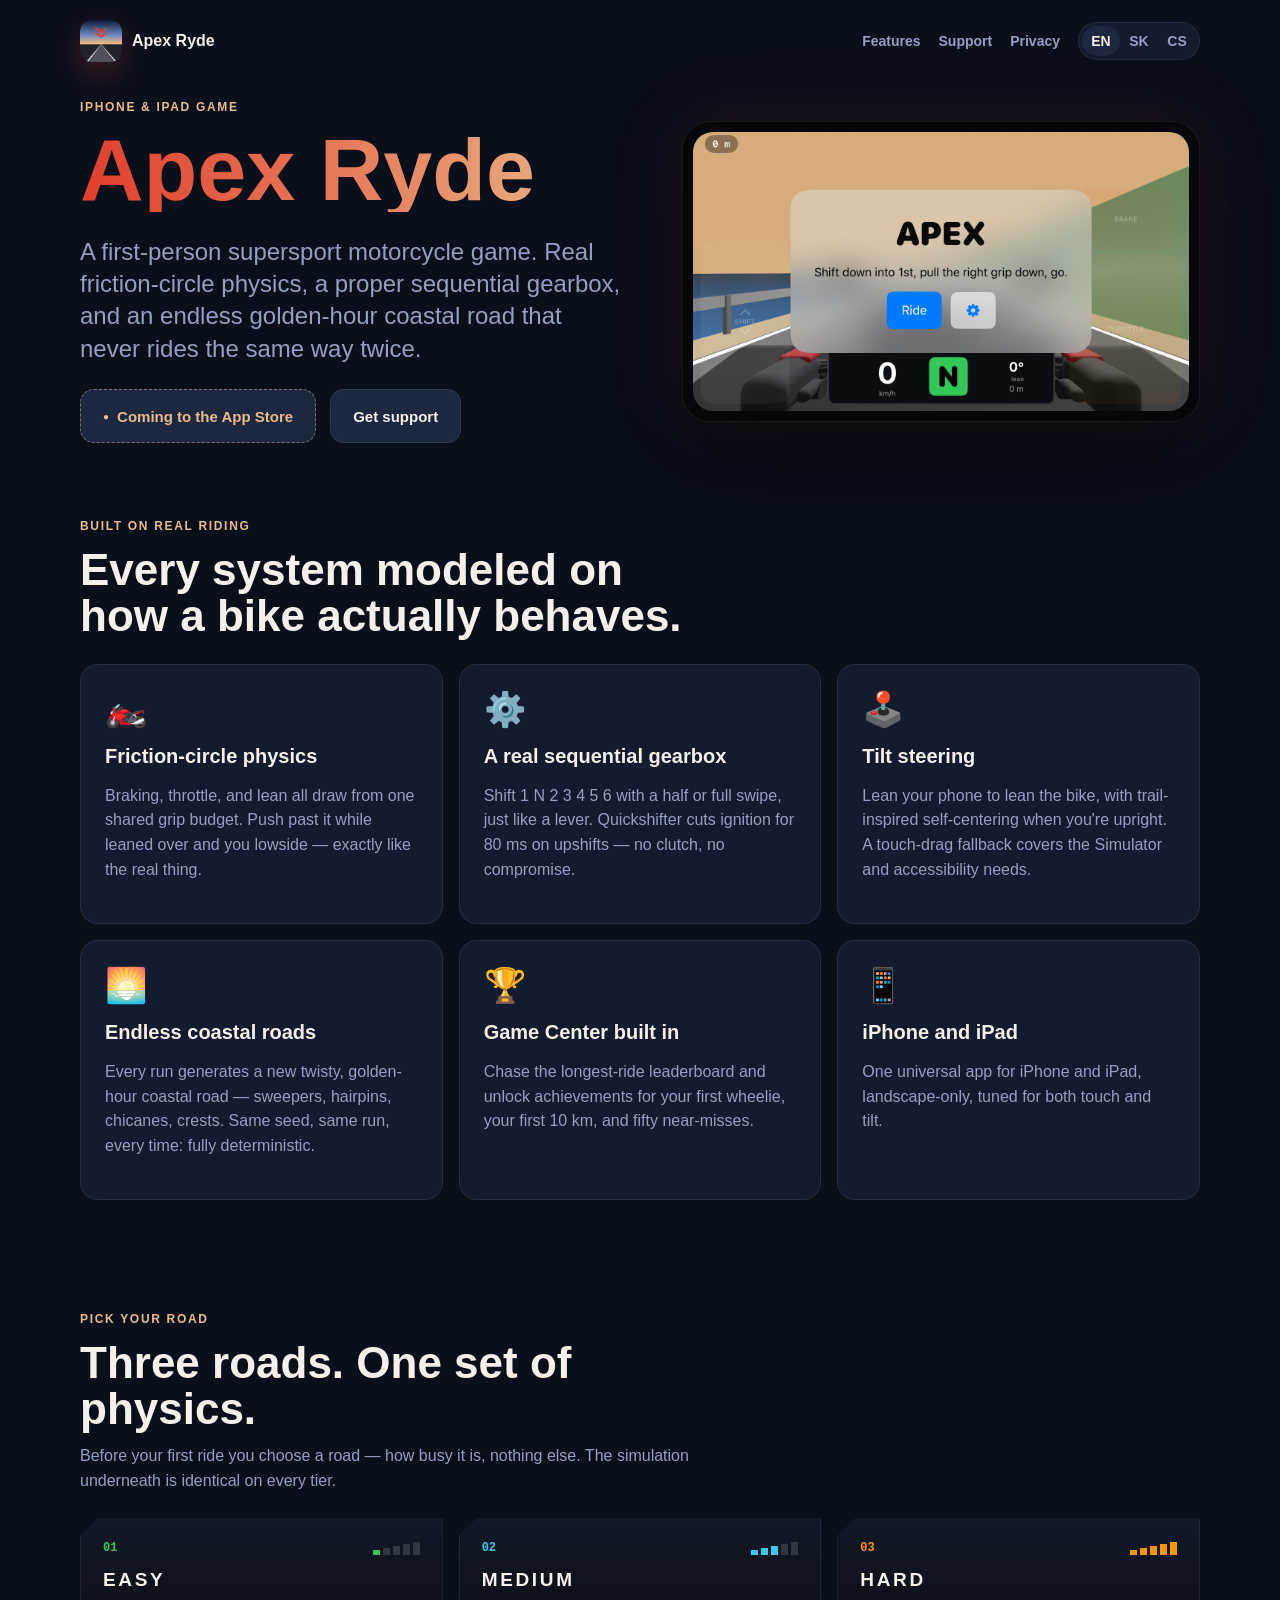
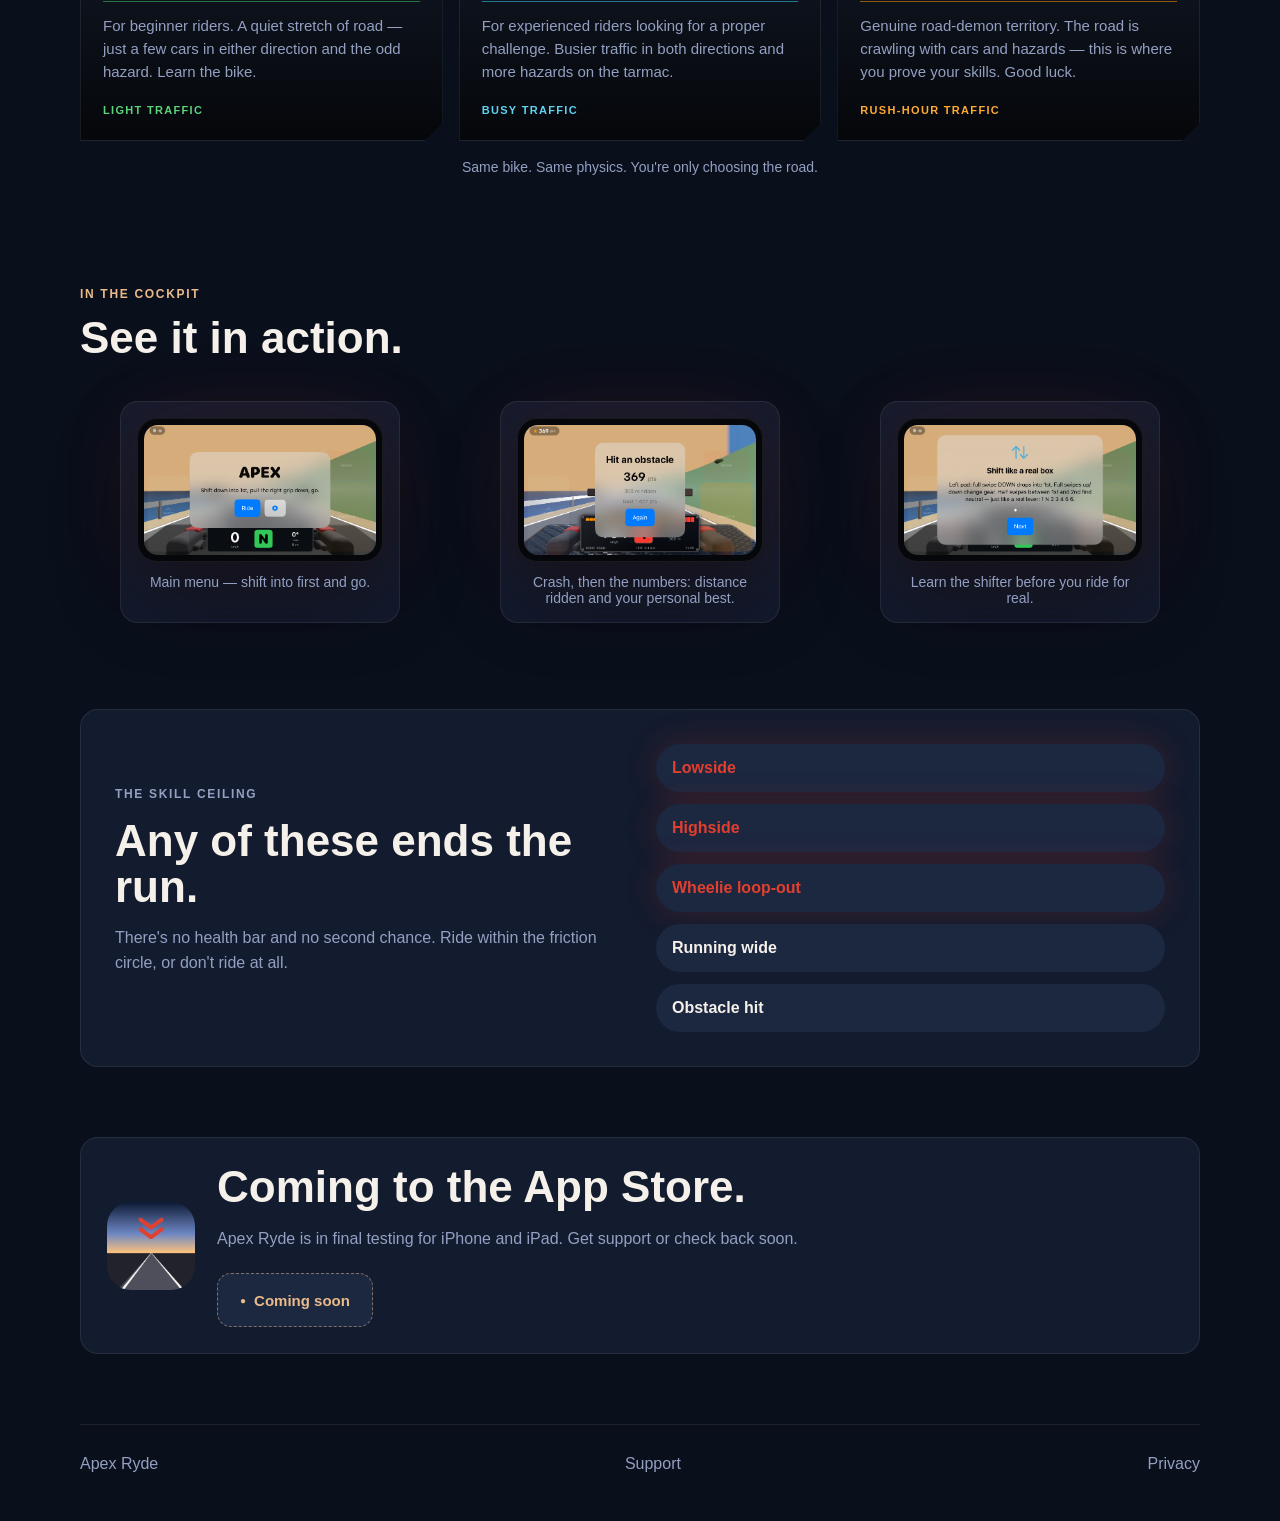
<file: index.html>
<!doctype html>
<html lang="en">
  <head>
    <meta charset="utf-8">
    <meta name="viewport" content="width=device-width, initial-scale=1">
    <title>Apex Ryde | First-Person Motorcycle Game for iPhone & iPad</title>
    <meta name="description" content="Apex Ryde is a first-person supersport motorcycle game for iPhone and iPad with real friction-circle physics, a sequential gearbox, tilt steering, and endless procedural coastal roads.">
    <meta name="robots" content="index, follow">
    <meta name="theme-color" content="#0a0f1c">
    <link rel="canonical" href="https://apex-ryde-ios.netlify.app/">
    <meta property="og:site_name" content="Apex Ryde">
    <meta property="og:title" content="Apex Ryde | First-Person Motorcycle Game for iPhone & iPad">
    <meta property="og:description" content="Real friction-circle physics, a sequential gearbox, tilt steering, and endless procedural coastal roads.">
    <meta property="og:type" content="website">
    <meta property="og:url" content="https://apex-ryde-ios.netlify.app/">
    <meta property="og:image" content="https://apex-ryde-ios.netlify.app/assets/og-image.png">
    <meta property="og:image:width" content="1200">
    <meta property="og:image:height" content="630">
    <meta property="og:image:alt" content="Apex Ryde — first-person motorcycle game">
    <meta name="twitter:card" content="summary_large_image">
    <meta name="twitter:title" content="Apex Ryde | First-Person Motorcycle Game for iPhone & iPad">
    <meta name="twitter:description" content="Real friction-circle physics, a sequential gearbox, tilt steering, and endless procedural coastal roads.">
    <meta name="twitter:image" content="https://apex-ryde-ios.netlify.app/assets/og-image.png">
    <meta name="twitter:image:alt" content="Apex Ryde — first-person motorcycle game">
    <link rel="icon" href="assets/icon.png">
    <link rel="apple-touch-icon" href="assets/icon.png">
    <link rel="stylesheet" href="styles.css">
    <script type="application/ld+json">
      {
        "@context": "https://schema.org",
        "@type": "SoftwareApplication",
        "name": "Apex Ryde",
        "applicationCategory": "GameApplication",
        "operatingSystem": "iOS",
        "description": "Apex Ryde is a first-person supersport motorcycle game for iPhone and iPad with real friction-circle physics, a sequential gearbox, tilt steering, and endless procedural coastal roads.",
        "image": "https://apex-ryde-ios.netlify.app/assets/icon.png",
        "url": "https://apex-ryde-ios.netlify.app/"
      }
    </script>
    <!--
      Once Apex Ryde ships on the App Store, add an "offers" block above with
      the real numeric app id, e.g.:
      "offers": { "@type": "Offer", "url": "https://apps.apple.com/app/idXXXXXXXXX", "price": "0", "priceCurrency": "USD" }
      and swap the "Coming to the App Store" badges below for real <a> links
      to that same URL.
    -->
  </head>
  <body data-page="home">
    <header class="site-header">
      <a aria-label="Apex Ryde home" class="brand" href="/">
        <img src="assets/icon.png" alt="" class="brand-icon">
        <span>Apex Ryde</span>
      </a>
      <nav class="nav" aria-label="Main navigation">
        <a href="#features" data-i18n="nav.features">Features</a>
        <a data-i18n="nav.support" href="/support">Support</a>
        <a data-i18n="nav.privacy" href="/privacy">Privacy</a>
        <div class="language-switch" role="group" aria-label="Language">
          <button type="button" data-lang="en">EN</button>
          <button type="button" data-lang="sk">SK</button>
          <button type="button" data-lang="cs">CS</button>
        </div>
      </nav>
    </header>

    <main>
      <section class="hero">
        <div class="hero-copy">
          <p class="eyebrow" data-i18n="hero.eyebrow">iPhone & iPad game</p>
          <h1 data-i18n="hero.title">Apex Ryde</h1>
          <p class="hero-text" data-i18n="hero.text">A first-person supersport motorcycle game. Real friction-circle physics, a proper sequential gearbox, and an endless golden-hour coastal road that never rides the same way twice.</p>
          <div class="hero-actions">
            <span class="button badge pending" data-i18n="hero.cta">Coming to the App Store</span>
            <a class="button secondary" data-i18n="hero.support" href="/support">Get support</a>
          </div>
        </div>
        <figure class="device-frame">
          <img src="assets/screenshots/menu.png" alt="Apex Ryde main menu over the cockpit: the APEX wordmark, a Ride button, and a shift-into-first tutorial hint, framed by a golden-hour coastal road." width="1334" height="750" loading="eager">
        </figure>
      </section>

      <section id="features" class="section">
        <div class="section-heading">
          <p class="eyebrow" data-i18n="features.eyebrow">Built on real riding</p>
          <h2 data-i18n="features.title">Every system modeled on how a bike actually behaves.</h2>
        </div>
        <div class="feature-grid">
          <article class="feature-card">
            <span class="feature-icon" aria-hidden="true">🏍️</span>
            <h3 data-i18n="features.physics.title">Friction-circle physics</h3>
            <p data-i18n="features.physics.text">Braking, throttle, and lean all draw from one shared grip budget. Push past it while leaned over and you lowside — exactly like the real thing.</p>
          </article>
          <article class="feature-card">
            <span class="feature-icon" aria-hidden="true">⚙️</span>
            <h3 data-i18n="features.gearbox.title">A real sequential gearbox</h3>
            <p data-i18n="features.gearbox.text">Shift 1 N 2 3 4 5 6 with a half or full swipe, just like a lever. Quickshifter cuts ignition for 80 ms on upshifts — no clutch, no compromise.</p>
          </article>
          <article class="feature-card">
            <span class="feature-icon" aria-hidden="true">🕹️</span>
            <h3 data-i18n="features.steering.title">Tilt steering</h3>
            <p data-i18n="features.steering.text">Lean your phone to lean the bike, with trail-inspired self-centering when you're upright. A touch-drag fallback covers the Simulator and accessibility needs.</p>
          </article>
          <article class="feature-card">
            <span class="feature-icon" aria-hidden="true">🌅</span>
            <h3 data-i18n="features.roads.title">Endless coastal roads</h3>
            <p data-i18n="features.roads.text">Every run generates a new twisty, golden-hour coastal road — sweepers, hairpins, chicanes, crests. Same seed, same run, every time: fully deterministic.</p>
          </article>
          <article class="feature-card">
            <span class="feature-icon" aria-hidden="true">🏆</span>
            <h3 data-i18n="features.gamecenter.title">Game Center built in</h3>
            <p data-i18n="features.gamecenter.text">Chase the longest-ride leaderboard and unlock achievements for your first wheelie, your first 10 km, and fifty near-misses.</p>
          </article>
          <article class="feature-card">
            <span class="feature-icon" aria-hidden="true">📱</span>
            <h3 data-i18n="features.universal.title">iPhone and iPad</h3>
            <p data-i18n="features.universal.text">One universal app for iPhone and iPad, landscape-only, tuned for both touch and tilt.</p>
          </article>
        </div>
      </section>

      <section id="difficulty" class="section">
        <div class="section-heading">
          <p class="eyebrow" data-i18n="difficulty.eyebrow">Pick your road</p>
          <h2 data-i18n="difficulty.title">Three roads. One set of physics.</h2>
          <p class="section-sub" data-i18n="difficulty.text">Before your first ride you choose a road — how busy it is, nothing else. The simulation underneath is identical on every tier.</p>
        </div>
        <div class="difficulty-grid">
          <article class="difficulty-card easy">
            <div class="difficulty-top">
              <span class="difficulty-code">01</span>
              <span class="difficulty-pips" aria-hidden="true"><i class="on"></i><i></i><i></i><i></i><i></i></span>
            </div>
            <h3 data-i18n="difficulty.easy.title">Easy</h3>
            <p data-i18n="difficulty.easy.text">For beginner riders. A quiet stretch of road — just a few cars in either direction and the odd hazard. Learn the bike.</p>
            <span class="difficulty-traffic" data-i18n="difficulty.easy.traffic">Light traffic</span>
          </article>
          <article class="difficulty-card medium">
            <div class="difficulty-top">
              <span class="difficulty-code">02</span>
              <span class="difficulty-pips" aria-hidden="true"><i class="on"></i><i class="on"></i><i class="on"></i><i></i><i></i></span>
            </div>
            <h3 data-i18n="difficulty.medium.title">Medium</h3>
            <p data-i18n="difficulty.medium.text">For experienced riders looking for a proper challenge. Busier traffic in both directions and more hazards on the tarmac.</p>
            <span class="difficulty-traffic" data-i18n="difficulty.medium.traffic">Busy traffic</span>
          </article>
          <article class="difficulty-card hard">
            <div class="difficulty-top">
              <span class="difficulty-code">03</span>
              <span class="difficulty-pips" aria-hidden="true"><i class="on"></i><i class="on"></i><i class="on"></i><i class="on"></i><i class="on"></i></span>
            </div>
            <h3 data-i18n="difficulty.hard.title">Hard</h3>
            <p data-i18n="difficulty.hard.text">Genuine road-demon territory. The road is crawling with cars and hazards — this is where you prove your skills. Good luck.</p>
            <span class="difficulty-traffic" data-i18n="difficulty.hard.traffic">Rush-hour traffic</span>
          </article>
        </div>
        <p class="difficulty-footer" data-i18n="difficulty.footer">Same bike. Same physics. You're only choosing the road.</p>
      </section>

      <section id="screenshots" class="section">
        <div class="section-heading">
          <p class="eyebrow" data-i18n="gallery.eyebrow">In the cockpit</p>
          <h2 data-i18n="gallery.title">See it in action.</h2>
        </div>
        <div class="gallery-grid">
          <figure class="gallery-card">
            <div class="device-frame">
              <img src="assets/screenshots/menu.png" alt="Apex Ryde main menu overlaying the cockpit, with a Ride button and a shift-into-first tutorial hint." width="1334" height="750" loading="lazy">
            </div>
            <figcaption data-i18n="gallery.menu.caption">Main menu — shift into first and go.</figcaption>
          </figure>
          <figure class="gallery-card">
            <div class="device-frame">
              <img src="assets/screenshots/riding.png" alt="Crash summary screen showing distance ridden and best score, over the cockpit and coastal road." width="1334" height="750" loading="lazy">
            </div>
            <figcaption data-i18n="gallery.riding.caption">TFT dash, clip-ons, and the road ahead.</figcaption>
          </figure>
          <figure class="gallery-card">
            <div class="device-frame">
              <img src="assets/screenshots/tutorial.png" alt="In-game tutorial explaining the sequential shifter: full swipe changes gear, half swipe finds neutral." width="1334" height="750" loading="lazy">
            </div>
            <figcaption data-i18n="gallery.tutorial.caption">Learn the shifter before you ride for real.</figcaption>
          </figure>
        </div>
      </section>

      <section class="split-section">
        <div>
          <p class="eyebrow" data-i18n="skill.eyebrow">The skill ceiling</p>
          <h2 data-i18n="skill.title">Any of these ends the run.</h2>
          <p data-i18n="skill.text">There's no health bar and no second chance. Ride within the friction circle, or don't ride at all.</p>
        </div>
        <div class="tag-list">
          <span class="tag severe" data-i18n="skill.lowside">Lowside</span>
          <span class="tag severe" data-i18n="skill.highside">Highside</span>
          <span class="tag severe" data-i18n="skill.loopout">Wheelie loop-out</span>
          <span class="tag" data-i18n="skill.wide">Running wide</span>
          <span class="tag" data-i18n="skill.obstacle">Obstacle hit</span>
        </div>
      </section>

      <section id="download" class="download">
        <img src="assets/icon.png" alt="" class="download-icon">
        <div>
          <h2 data-i18n="download.title">Coming to the App Store.</h2>
          <p data-i18n="download.text">Apex Ryde is in final testing for iPhone and iPad. Get support or check back soon.</p>
          <span class="button badge pending inline-button" data-i18n="download.button">Coming soon</span>
        </div>
      </section>
    </main>

    <footer class="footer">
      <span>Apex Ryde</span>
      <a data-i18n="footer.support" href="/support">Support</a>
      <a data-i18n="footer.privacy" href="/privacy">Privacy</a>
    </footer>

    <script src="script.js"></script>
  </body>
</html>
</file>
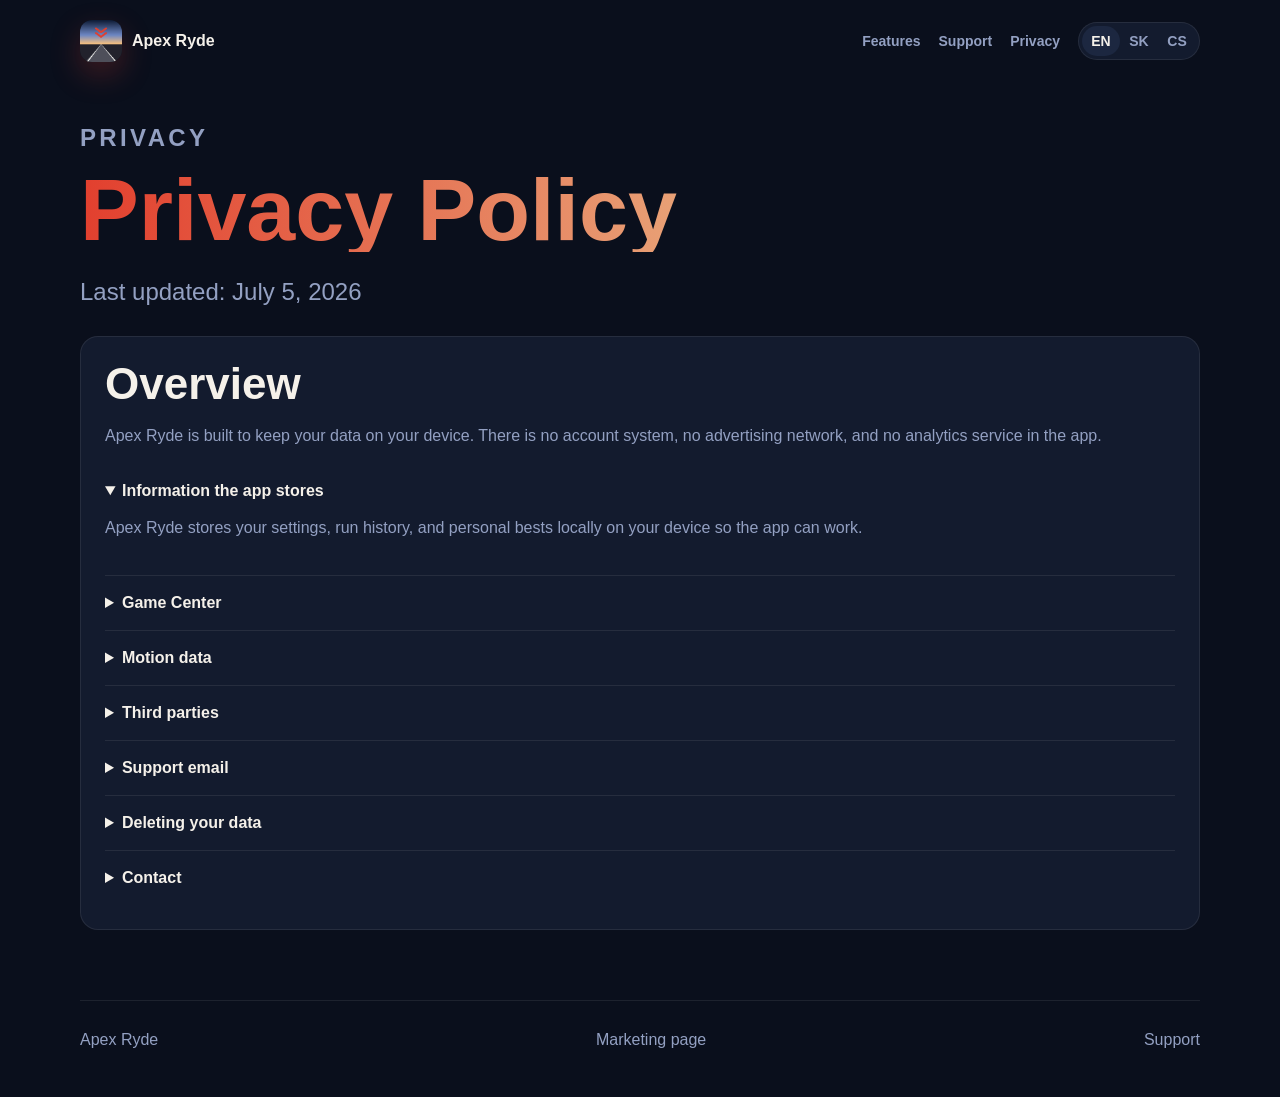
<file: privacy.html>
<!doctype html>
<html lang="en">
  <head>
    <meta charset="utf-8">
    <meta name="viewport" content="width=device-width, initial-scale=1">
    <title>Apex Ryde Privacy Policy</title>
    <meta name="description" content="Read the Apex Ryde privacy policy covering local run history, Game Center data sharing, on-device motion processing, and support email data.">
    <meta name="robots" content="index, follow">
    <meta name="theme-color" content="#0a0f1c">
    <link rel="canonical" href="https://apex-ryde-ios.netlify.app/privacy">
    <meta property="og:site_name" content="Apex Ryde">
    <meta property="og:title" content="Apex Ryde Privacy Policy">
    <meta property="og:description" content="Privacy policy for local run history, Game Center data sharing, on-device motion processing, and support email data.">
    <meta property="og:type" content="website">
    <meta property="og:url" content="https://apex-ryde-ios.netlify.app/privacy">
    <meta property="og:image" content="https://apex-ryde-ios.netlify.app/assets/og-image.png">
    <meta property="og:image:width" content="1200">
    <meta property="og:image:height" content="630">
    <meta property="og:image:alt" content="Apex Ryde — first-person motorcycle game">
    <meta name="twitter:card" content="summary_large_image">
    <meta name="twitter:title" content="Apex Ryde Privacy Policy">
    <meta name="twitter:description" content="Privacy policy for local run history, Game Center data sharing, on-device motion processing, and support email data.">
    <meta name="twitter:image" content="https://apex-ryde-ios.netlify.app/assets/og-image.png">
    <meta name="twitter:image:alt" content="Apex Ryde — first-person motorcycle game">
    <link rel="icon" href="assets/icon.png">
    <link rel="apple-touch-icon" href="assets/icon.png">
    <link rel="stylesheet" href="styles.css">
    <script type="application/ld+json">
      {
        "@context": "https://schema.org",
        "@type": "WebPage",
        "name": "Apex Ryde Privacy Policy",
        "description": "Privacy policy for the Apex Ryde iPhone and iPad game.",
        "url": "https://apex-ryde-ios.netlify.app/privacy",
        "isPartOf": { "@type": "WebSite", "name": "Apex Ryde", "url": "https://apex-ryde-ios.netlify.app/" }
      }
    </script>
  </head>
  <body data-page="privacy">
    <header class="site-header">
      <a aria-label="Apex Ryde home" class="brand" href="/">
        <img src="assets/icon.png" alt="" class="brand-icon">
        <span>Apex Ryde</span>
      </a>
      <nav class="nav" aria-label="Main navigation">
        <a data-i18n="nav.features" href="/#features">Features</a>
        <a data-i18n="nav.support" href="/support">Support</a>
        <a data-i18n="nav.privacy" href="/privacy">Privacy</a>
        <div class="language-switch" role="group" aria-label="Language">
          <button type="button" data-lang="en">EN</button>
          <button type="button" data-lang="sk">SK</button>
          <button type="button" data-lang="cs">CS</button>
        </div>
      </nav>
    </header>

    <main class="support-main">
      <section class="support-hero">
        <p class="eyebrow" data-i18n="privacy.eyebrow">Privacy</p>
        <h1 data-i18n="privacy.title">Privacy Policy</h1>
        <p data-i18n="privacy.updated">Last updated: July 5, 2026</p>
      </section>

      <section class="faq">
        <h2 data-i18n="privacy.overview.title">Overview</h2>
        <p data-i18n="privacy.overview.text">Apex Ryde is built to keep your data on your device. There is no account system, no advertising network, and no analytics service in the app.</p>

        <details open>
          <summary data-i18n="privacy.storage.summary">Information the app stores</summary>
          <p data-i18n="privacy.storage.text">Apex Ryde stores your settings, run history, and personal bests locally on your device so the app can work.</p>
        </details>
        <details>
          <summary data-i18n="privacy.gamecenter.summary">Game Center</summary>
          <p data-i18n="privacy.gamecenter.text">If you sign in to Game Center, your Game Center identity and scores are shared with Apple's Game Center service to power leaderboards and achievements. That data is governed by Apple's own privacy policy.</p>
        </details>
        <details>
          <summary data-i18n="privacy.motion.summary">Motion data</summary>
          <p data-i18n="privacy.motion.text">Tilt steering reads your device's motion data in real time to control the bike. This data is processed on-device only and is never recorded or transmitted anywhere.</p>
        </details>
        <details>
          <summary data-i18n="privacy.third.summary">Third parties</summary>
          <p data-i18n="privacy.third.text">Apex Ryde uses Apple services such as Game Center and the App Store. Those services are governed by Apple's privacy policies. We do not sell your personal information.</p>
        </details>
        <details>
          <summary data-i18n="privacy.support.summary">Support email</summary>
          <p data-i18n="privacy.support.text">If you contact support by email, we receive the information you choose to send, such as your email address, device details, and message. We use it only to respond to your request.</p>
        </details>
        <details>
          <summary data-i18n="privacy.delete.summary">Deleting your data</summary>
          <p data-i18n="privacy.delete.text">All app data is stored locally. You can remove it by deleting the app from your device.</p>
        </details>
        <details>
          <summary data-i18n="privacy.contact.summary">Contact</summary>
          <p data-i18n="privacy.contact.text">For privacy questions, email pcesnek290@gmail.com.</p>
        </details>
      </section>
    </main>

    <footer class="footer">
      <span>Apex Ryde</span>
      <a data-i18n="footer.marketing" href="/">Marketing page</a>
      <a data-i18n="footer.support" href="/support">Support</a>
    </footer>

    <script src="script.js"></script>
  </body>
</html>
</file>
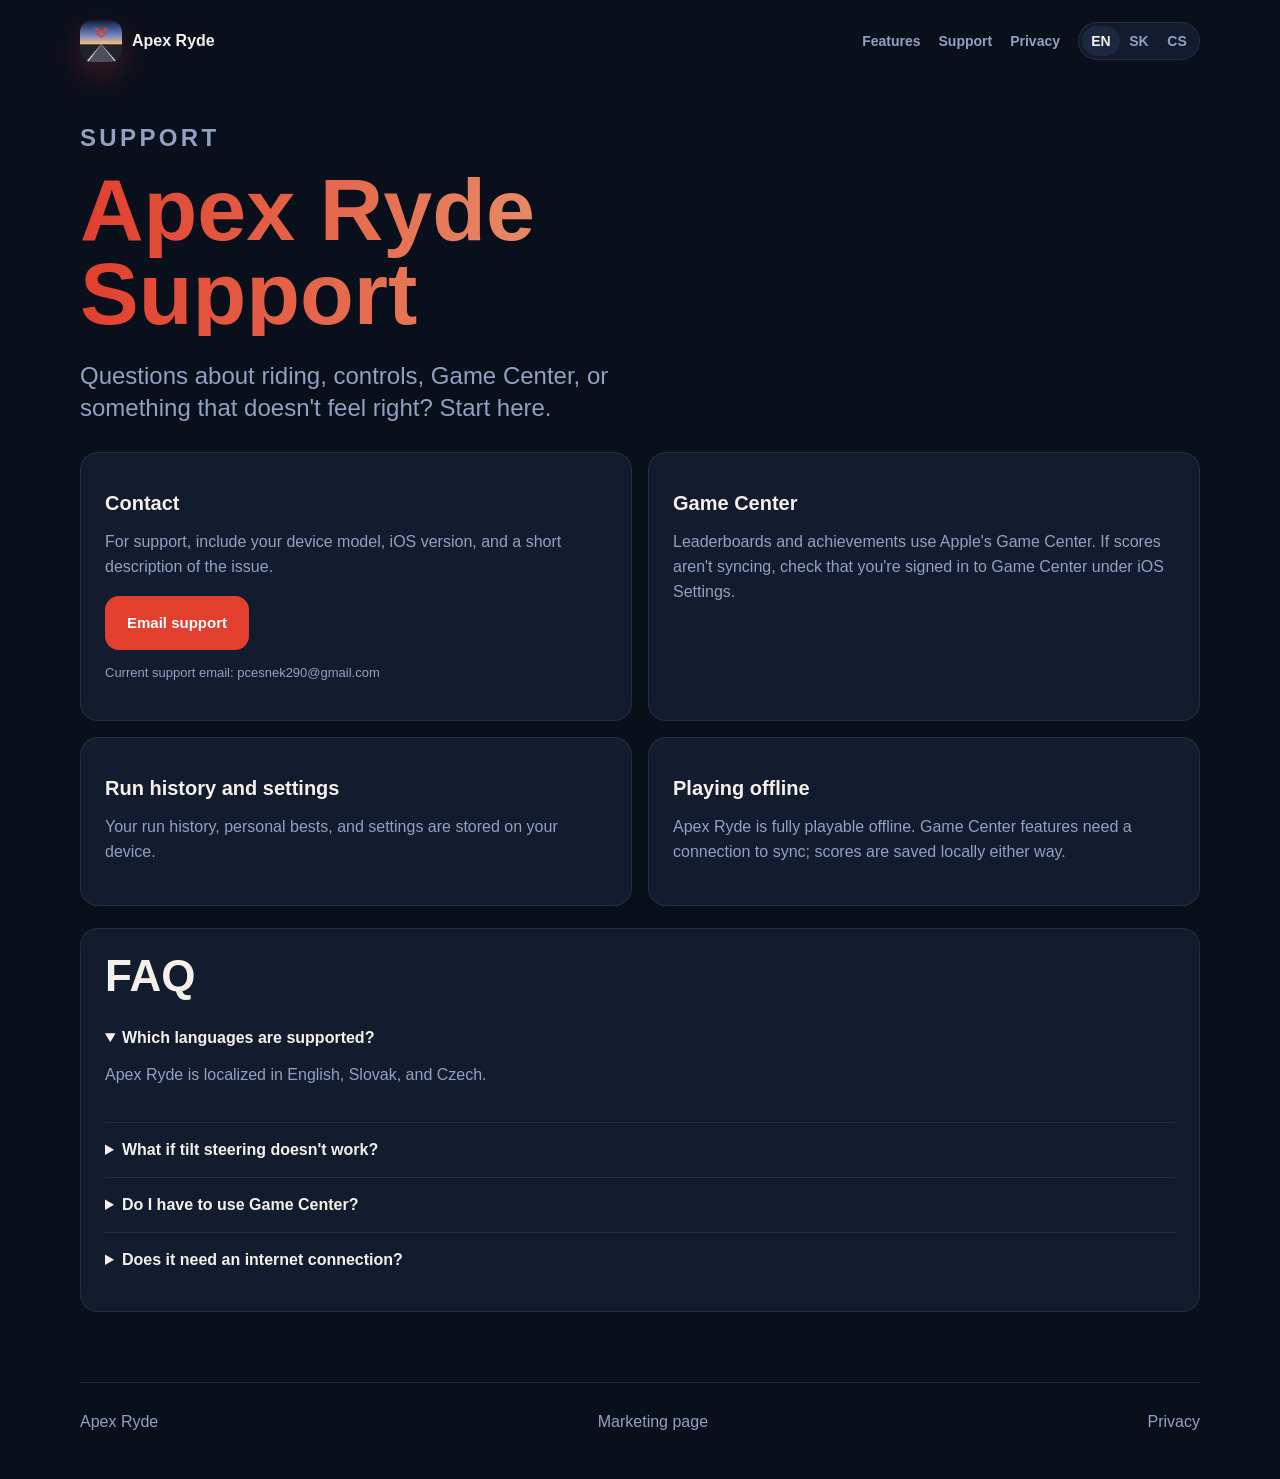
<file: support.html>
<!doctype html>
<html lang="en">
  <head>
    <meta charset="utf-8">
    <meta name="viewport" content="width=device-width, initial-scale=1">
    <title>Apex Ryde Support | Help, Game Center, and Controls</title>
    <meta name="description" content="Get support for Apex Ryde on iPhone and iPad, including Game Center, controls, run history, and offline play.">
    <meta name="robots" content="index, follow">
    <meta name="theme-color" content="#0a0f1c">
    <link rel="canonical" href="https://apex-ryde-ios.netlify.app/support">
    <meta property="og:site_name" content="Apex Ryde">
    <meta property="og:title" content="Apex Ryde Support">
    <meta property="og:description" content="Support for Game Center, controls, run history, and offline play.">
    <meta property="og:type" content="website">
    <meta property="og:url" content="https://apex-ryde-ios.netlify.app/support">
    <meta property="og:image" content="https://apex-ryde-ios.netlify.app/assets/og-image.png">
    <meta property="og:image:width" content="1200">
    <meta property="og:image:height" content="630">
    <meta property="og:image:alt" content="Apex Ryde — first-person motorcycle game">
    <meta name="twitter:card" content="summary_large_image">
    <meta name="twitter:title" content="Apex Ryde Support">
    <meta name="twitter:description" content="Support for Game Center, controls, run history, and offline play.">
    <meta name="twitter:image" content="https://apex-ryde-ios.netlify.app/assets/og-image.png">
    <meta name="twitter:image:alt" content="Apex Ryde — first-person motorcycle game">
    <link rel="icon" href="assets/icon.png">
    <link rel="apple-touch-icon" href="assets/icon.png">
    <link rel="stylesheet" href="styles.css">
    <script type="application/ld+json">
      {
        "@context": "https://schema.org",
        "@type": "FAQPage",
        "mainEntity": [
          {
            "@type": "Question",
            "name": "Which languages are supported?",
            "acceptedAnswer": { "@type": "Answer", "text": "Apex Ryde is localized in English, Slovak, and Czech." }
          },
          {
            "@type": "Question",
            "name": "What if tilt steering doesn't work?",
            "acceptedAnswer": { "@type": "Answer", "text": "In the Simulator, or if motion access is unavailable, Apex Ryde automatically falls back to touch-drag steering." }
          },
          {
            "@type": "Question",
            "name": "Do I have to use Game Center?",
            "acceptedAnswer": { "@type": "Answer", "text": "No. If Game Center is unavailable or declined, Apex Ryde keeps your scores locally with no nagging." }
          },
          {
            "@type": "Question",
            "name": "Does it need an internet connection?",
            "acceptedAnswer": { "@type": "Answer", "text": "No. Apex Ryde is fully playable offline." }
          }
        ]
      }
    </script>
  </head>
  <body data-page="support">
    <header class="site-header">
      <a aria-label="Apex Ryde home" class="brand" href="/">
        <img src="assets/icon.png" alt="" class="brand-icon">
        <span>Apex Ryde</span>
      </a>
      <nav class="nav" aria-label="Main navigation">
        <a data-i18n="nav.features" href="/#features">Features</a>
        <a data-i18n="nav.support" href="/support">Support</a>
        <a data-i18n="nav.privacy" href="/privacy">Privacy</a>
        <div class="language-switch" role="group" aria-label="Language">
          <button type="button" data-lang="en">EN</button>
          <button type="button" data-lang="sk">SK</button>
          <button type="button" data-lang="cs">CS</button>
        </div>
      </nav>
    </header>

    <main class="support-main">
      <section class="support-hero">
        <p class="eyebrow" data-i18n="support.eyebrow">Support</p>
        <h1 data-i18n="support.title">Apex Ryde Support</h1>
        <p data-i18n="support.intro">Questions about riding, controls, Game Center, or something that doesn't feel right? Start here.</p>
      </section>

      <section class="support-grid">
        <article class="support-card">
          <h2 data-i18n="support.contact.title">Contact</h2>
          <p data-i18n="support.contact.text">For support, include your device model, iOS version, and a short description of the issue.</p>
          <a class="button primary" href="mailto:pcesnek290@gmail.com?subject=Apex%20Ryde%20Support" data-i18n="support.contact.button">Email support</a>
          <p class="note" data-i18n="support.contact.note">Current support email: pcesnek290@gmail.com</p>
        </article>
        <article class="support-card">
          <h2 data-i18n="support.gamecenter.title">Game Center</h2>
          <p data-i18n="support.gamecenter.text">Leaderboards and achievements use Apple's Game Center. If scores aren't syncing, check that you're signed in to Game Center under iOS Settings.</p>
        </article>
        <article class="support-card">
          <h2 data-i18n="support.data.title">Run history and settings</h2>
          <p data-i18n="support.data.text">Your run history, personal bests, and settings are stored on your device.</p>
        </article>
        <article class="support-card">
          <h2 data-i18n="support.offline.title">Playing offline</h2>
          <p data-i18n="support.offline.text">Apex Ryde is fully playable offline. Game Center features need a connection to sync; scores are saved locally either way.</p>
        </article>
      </section>

      <section class="faq">
        <h2 data-i18n="faq.title">FAQ</h2>
        <details open>
          <summary data-i18n="faq.languages.summary">Which languages are supported?</summary>
          <p data-i18n="faq.languages.text">Apex Ryde is localized in English, Slovak, and Czech.</p>
        </details>
        <details>
          <summary data-i18n="faq.tilt.summary">What if tilt steering doesn't work?</summary>
          <p data-i18n="faq.tilt.text">In the Simulator, or if motion access is unavailable, Apex Ryde automatically falls back to touch-drag steering.</p>
        </details>
        <details>
          <summary data-i18n="faq.gamecenter.summary">Do I have to use Game Center?</summary>
          <p data-i18n="faq.gamecenter.text">No. If Game Center is unavailable or declined, Apex Ryde keeps your scores locally with no nagging.</p>
        </details>
        <details>
          <summary data-i18n="faq.offline.summary">Does it need an internet connection?</summary>
          <p data-i18n="faq.offline.text">No. Apex Ryde is fully playable offline.</p>
        </details>
      </section>
    </main>

    <footer class="footer">
      <span>Apex Ryde</span>
      <a data-i18n="footer.marketing" href="/">Marketing page</a>
      <a data-i18n="footer.privacy" href="/privacy">Privacy</a>
    </footer>

    <script src="script.js"></script>
  </body>
</html>
</file>
<file: styles.css>
:root {
  color-scheme: dark;
  --bg: #0a0f1c;
  --surface: #131b2e;
  --surface-high: #1c2740;
  --text: #f5f1ea;
  --muted: #93a0c2;
  --accent: #e23f2e;
  --gold: #eabb89;
  --asphalt: #4e4f5a;
  --line: rgba(255, 255, 255, 0.08);
  --radius: 18px;
  font-family: -apple-system, BlinkMacSystemFont, "SF Pro Text", "Segoe UI", Roboto, Helvetica, Arial, sans-serif;
}

* {
  box-sizing: border-box;
}

html {
  scroll-behavior: smooth;
}

body {
  margin: 0;
  background: var(--bg);
  color: var(--text);
  min-height: 100vh;
}

a {
  color: inherit;
  text-decoration: none;
}

img {
  max-width: 100%;
  display: block;
}

.site-header {
  width: min(1120px, calc(100% - 32px));
  margin: 0 auto;
  padding: 20px 0;
  display: flex;
  align-items: center;
  justify-content: space-between;
  gap: 20px;
}

.brand {
  display: inline-flex;
  align-items: center;
  gap: 10px;
  font-weight: 800;
}

.brand-icon {
  width: 42px;
  height: 42px;
  border-radius: 12px;
  box-shadow: 0 12px 30px rgba(226, 63, 46, 0.25);
}

.nav {
  display: flex;
  align-items: center;
  gap: 18px;
  color: var(--muted);
  font-size: 14px;
  font-weight: 700;
}

.nav a:hover {
  color: var(--text);
}

.language-switch {
  display: inline-flex;
  background: var(--surface);
  border: 1px solid var(--line);
  border-radius: 999px;
  padding: 3px;
}

.language-switch button {
  width: 38px;
  height: 30px;
  border: 0;
  border-radius: 999px;
  background: transparent;
  color: var(--muted);
  font: inherit;
  cursor: pointer;
}

.language-switch button.active {
  background: var(--surface-high);
  color: var(--text);
}

.hero {
  width: min(1120px, calc(100% - 32px));
  margin: 0 auto;
  display: grid;
  grid-template-columns: minmax(0, 1fr) minmax(360px, 0.95fr);
  align-items: center;
  gap: 56px;
  padding: 18px 0 34px;
}

.eyebrow {
  margin: 0 0 14px;
  color: var(--gold);
  font-size: 12px;
  font-weight: 900;
  letter-spacing: 0.14em;
  text-transform: uppercase;
}

.hero-copy h1,
.support-hero h1 {
  margin: 0;
  font-size: clamp(48px, 9vw, 88px);
  line-height: 0.95;
  background: linear-gradient(90deg, var(--accent), var(--gold));
  color: transparent;
  background-clip: text;
  -webkit-background-clip: text;
}

.hero-text,
.support-hero p {
  color: var(--muted);
  font-size: clamp(18px, 2.6vw, 24px);
  line-height: 1.35;
  max-width: 560px;
}

.hero-actions {
  display: flex;
  gap: 14px;
  flex-wrap: wrap;
  margin-top: 22px;
}

.button {
  display: inline-flex;
  align-items: center;
  justify-content: center;
  min-height: 54px;
  padding: 0 22px;
  border-radius: 14px;
  font-weight: 900;
  font-size: 15px;
}

.button.primary {
  background: var(--accent);
  color: white;
}

.button.secondary {
  background: var(--surface-high);
  color: var(--text);
  border: 1px solid var(--line);
}

.badge.pending {
  background: var(--surface-high);
  color: var(--gold);
  border: 1px dashed rgba(234, 187, 137, 0.5);
  cursor: default;
}

.badge.pending::before {
  content: "●";
  margin-right: 8px;
  font-size: 10px;
  color: var(--gold);
}

.inline-button {
  margin-top: 6px;
}

.device-frame {
  border: 1px solid var(--line);
  border-radius: 28px;
  padding: 10px;
  background: #05070a;
  box-shadow: 0 30px 80px rgba(0, 0, 0, 0.45), 0 0 80px rgba(226, 63, 46, 0.14);
}

.device-frame img {
  border-radius: 20px;
  width: 100%;
  height: auto;
  aspect-ratio: 16 / 9;
  object-fit: cover;
}

.hero .device-frame {
  justify-self: center;
  width: 100%;
}

.section {
  width: min(1120px, calc(100% - 32px));
  margin: 0 auto;
  padding: 42px 0 70px;
}

.section-heading {
  max-width: 640px;
  margin-bottom: 24px;
}

h2 {
  margin: 0 0 12px;
  font-size: clamp(28px, 5vw, 44px);
  line-height: 1.05;
}

.feature-grid {
  display: grid;
  grid-template-columns: repeat(3, 1fr);
  gap: 16px;
}

.feature-card,
.support-card,
.gallery-card {
  background: var(--surface);
  border: 1px solid var(--line);
  border-radius: var(--radius);
}

.feature-card {
  padding: 24px;
}

.feature-icon {
  font-size: 34px;
}

.feature-card h3,
.support-card h2 {
  margin: 16px 0 8px;
  font-size: 20px;
}

.feature-card p,
.support-card p,
.split-section p,
.download p,
.faq p {
  color: var(--muted);
  line-height: 1.55;
}

.section-sub {
  margin: 0;
  color: var(--muted);
  line-height: 1.55;
}

/* Difficulty tiers — chamfered plates echoing the in-game road-select
   screen: dark TFT glass, per-tier accent, rising traffic pips. */
.difficulty-grid {
  display: grid;
  grid-template-columns: repeat(3, 1fr);
  gap: 16px;
}

.difficulty-card {
  --tier: #33c759;
  position: relative;
  padding: 22px;
  background: linear-gradient(180deg, #121826, #05070a);
  border: 1px solid var(--line);
  clip-path: polygon(18px 0, 100% 0, 100% calc(100% - 18px), calc(100% - 18px) 100%, 0 100%, 0 18px);
  transition: border-color 0.2s ease, box-shadow 0.2s ease;
}

.difficulty-card.medium { --tier: #38c8f0; }
.difficulty-card.hard { --tier: #ff9500; }

.difficulty-card:hover {
  border-color: var(--tier);
  box-shadow: 0 0 34px color-mix(in srgb, var(--tier) 25%, transparent);
}

.difficulty-top {
  display: flex;
  justify-content: space-between;
  align-items: flex-end;
}

.difficulty-code {
  font-family: ui-monospace, "SF Mono", Menlo, monospace;
  font-size: 12px;
  font-weight: 700;
  color: var(--tier);
}

.difficulty-pips {
  display: inline-flex;
  gap: 3px;
  align-items: flex-end;
}

.difficulty-pips i {
  display: block;
  width: 7px;
  background: rgba(255, 255, 255, 0.14);
}

.difficulty-pips i:nth-child(1) { height: 5px; }
.difficulty-pips i:nth-child(2) { height: 7px; }
.difficulty-pips i:nth-child(3) { height: 9px; }
.difficulty-pips i:nth-child(4) { height: 11px; }
.difficulty-pips i:nth-child(5) { height: 13px; }

.difficulty-pips i.on { background: var(--tier); }

.difficulty-card h3 {
  margin: 14px 0 12px;
  font-size: 19px;
  letter-spacing: 0.14em;
  text-transform: uppercase;
  padding-bottom: 10px;
  border-bottom: 1px solid color-mix(in srgb, var(--tier) 55%, transparent);
}

.difficulty-card p {
  margin: 0 0 16px;
  color: var(--muted);
  line-height: 1.55;
  font-size: 15px;
}

.difficulty-traffic {
  font-size: 11px;
  font-weight: 800;
  letter-spacing: 0.12em;
  text-transform: uppercase;
  color: color-mix(in srgb, var(--tier) 80%, white);
}

.difficulty-footer {
  margin: 18px 0 0;
  text-align: center;
  color: var(--muted);
  font-size: 14px;
}

.gallery-grid {
  display: grid;
  grid-template-columns: repeat(3, 1fr);
  gap: 20px;
}

.gallery-card {
  padding: 16px;
}

.gallery-card .device-frame {
  padding: 6px;
  border-radius: 20px;
}

.gallery-card .device-frame img {
  border-radius: 14px;
}

.gallery-card figcaption {
  margin-top: 12px;
  color: var(--muted);
  font-size: 14px;
  text-align: center;
}

.split-section {
  width: min(1120px, calc(100% - 32px));
  margin: 0 auto 70px;
  display: grid;
  grid-template-columns: 1fr 1fr;
  align-items: center;
  gap: 32px;
  padding: 34px;
  background: var(--surface);
  border: 1px solid var(--line);
  border-radius: var(--radius);
}

.tag-list {
  display: grid;
  gap: 12px;
}

.tag {
  min-height: 48px;
  padding: 12px 16px;
  font-weight: 800;
  background: var(--surface-high);
  border-radius: 999px;
  color: var(--text);
  display: flex;
  align-items: center;
}

.tag.severe {
  color: var(--accent);
  box-shadow: 0 0 34px rgba(226, 63, 46, 0.18);
}

.download {
  width: min(1120px, calc(100% - 32px));
  margin: 0 auto 70px;
  display: flex;
  align-items: center;
  gap: 22px;
  padding: 26px;
  background: var(--surface);
  border: 1px solid var(--line);
  border-radius: var(--radius);
}

.download-icon {
  width: 88px;
  height: 88px;
  border-radius: 24px;
}

.footer {
  width: min(1120px, calc(100% - 32px));
  margin: 0 auto;
  padding: 30px 0 48px;
  color: var(--muted);
  display: flex;
  justify-content: space-between;
  gap: 16px;
  border-top: 1px solid var(--line);
}

.support-main {
  width: min(1120px, calc(100% - 32px));
  margin: 0 auto;
  padding: 40px 0 70px;
}

.support-hero {
  max-width: 760px;
  margin-bottom: 28px;
}

.support-grid {
  display: grid;
  grid-template-columns: repeat(2, 1fr);
  gap: 16px;
  margin-bottom: 22px;
}

.support-card {
  padding: 24px;
}

.note {
  font-size: 13px;
}

.faq {
  padding: 24px;
  background: var(--surface);
  border: 1px solid var(--line);
  border-radius: var(--radius);
}

details {
  border-top: 1px solid var(--line);
  padding: 18px 0;
}

details:first-of-type {
  border-top: 0;
}

summary {
  cursor: pointer;
  font-weight: 850;
}

@media (max-width: 820px) {
  .site-header,
  .download {
    flex-direction: column;
    align-items: flex-start;
  }

  .nav {
    width: 100%;
    flex-wrap: wrap;
    justify-content: space-between;
  }

  .hero,
  .split-section,
  .feature-grid,
  .gallery-grid,
  .difficulty-grid,
  .support-grid {
    grid-template-columns: 1fr;
  }

  .hero {
    padding-top: 34px;
    gap: 28px;
  }
}

@media (max-width: 480px) {
  .hero-actions,
  .button {
    width: 100%;
  }
}
</file>
